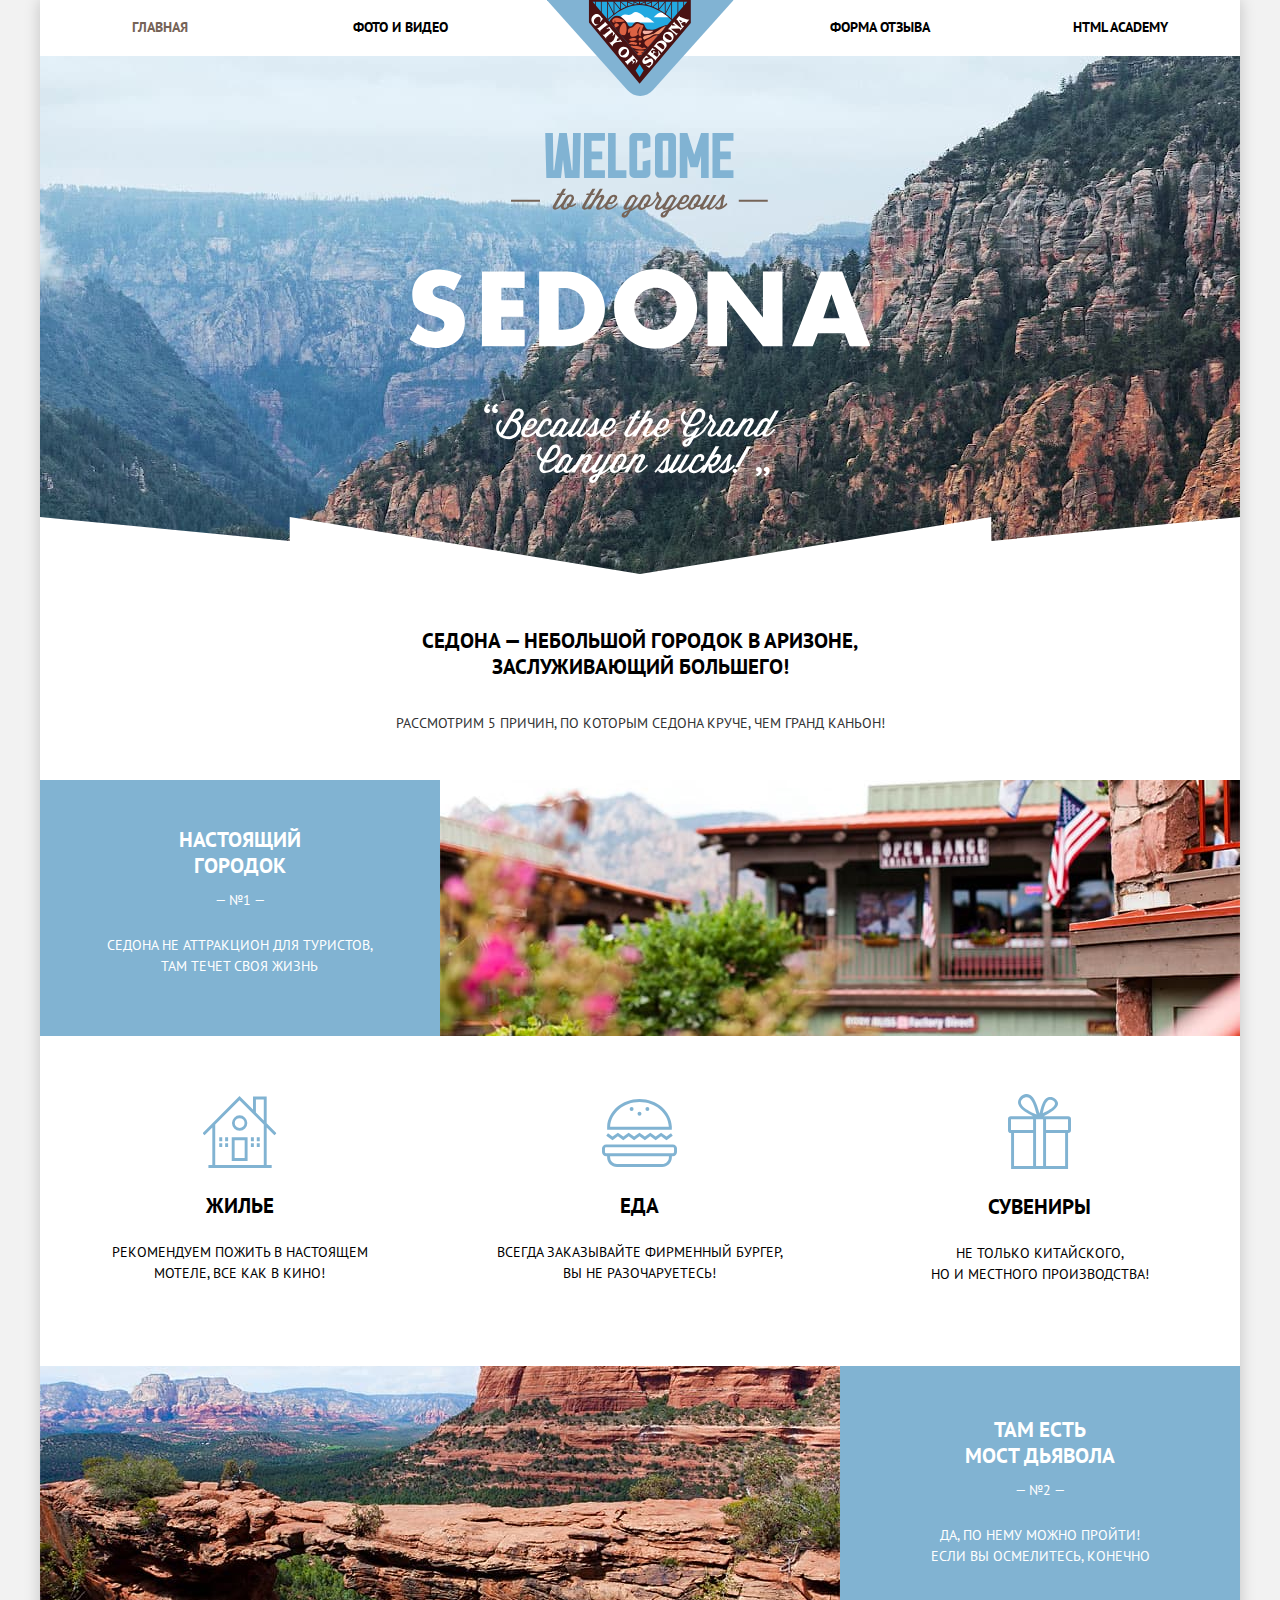
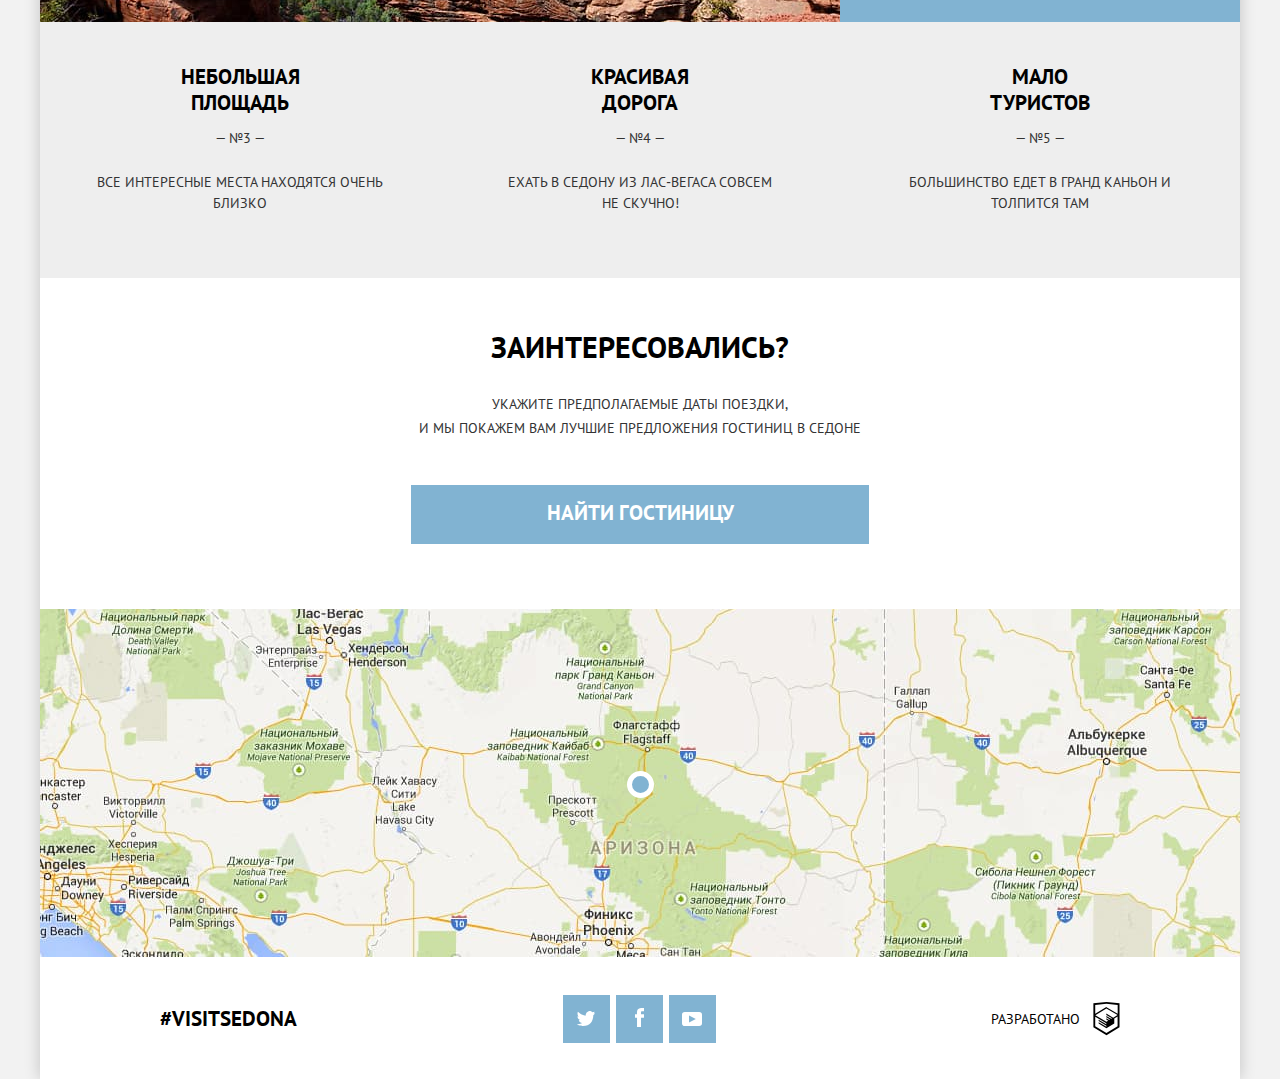
<file: index.html>
<!DOCTYPE html> <html lang="ru"> <head> <meta charset="utf-8"> <meta name="viewport" content="width=device-width,initial-scale=1"> <link rel="stylesheet" href="css/style.min.css"> <link rel="preload" href="fonts/ptsans.woff2" as="font" type="font/woff2" crossorigin> <link rel="preload" href="fonts/ptsansbold.woff2" as="font" type="font/woff2" crossorigin> <title>HTML Academy: Седона</title> </head> <body> <div class="page-wrapper"> <header class="page-header"> <nav class="nav-menu nav-menu--no-js"> <h2 class="visually-hidden">Навигационное меню</h2> <ul class="nav-menu__list"> <li class="nav-menu__item"><a class="nav-menu__link nav-menu__link--current">Главная</a></li> <li class="nav-menu__item"><a class="nav-menu__link" href="photo-video.html">Фото и видео</a></li> <li class="nav-menu__item"><a class="nav-menu__link" href="feedback.html">Форма отзыва</a></li> <li class="nav-menu__item"><a class="nav-menu__link" href="https://htmlacademy.ru/intensive/adaptive">HTML Academy</a></li> </ul> </nav> <div class="page-top-bar"> <picture> <source media="(min-width: 1200px)" srcset="img/logo-sedona-desktop.svg"> <source media="(min-width: 768px)" srcset="img/logo-sedona-tablet.svg"> <img class="page-top-bar__logo" src="img/logo-sedona-mobile.svg" alt="Логотип City of Sedona"> </picture> </div> <button class="button page-header__toggle-btn page-header__toggle-btn--open page-header__toggle-btn--no-js" type="button" hidden> <span class="visually-hidden">Открыть/закрыть меню</span> </button> </header> <main> <section class="page-title page-title--primary"> <h1 class="visually-hidden">Welcome to the gorgeous Sedona</h1> <q class="visually-hidden">Because the Grand Canyon sucks!</q> <img class="page-title__welcome page-title__welcome--primary" src="img/page-title.svg" alt="" width="282" height="214"> </section> <section class="page-intro page-intro--primary"> <h2 class="page-intro__title">Седона — небольшой городок в Аризоне, заслуживающий&nbsp;большего!</h2> <p class="page-intro__body">Рассмотрим 5 причин, по которым Седона круче, чем гранд каньон!</p> </section> <section class="advantages"> <h2 class="visually-hidden">Достоинства</h2> <ul class="advantages__list"> <li class="advantages__item"> <header class="advantages__header"> <p class="advantages__number advantages__number--primary">№1</p> <h3 class="advantages__title">Настоящий городок</h3> <p class="advantages__description">Седона не аттракцион для туристов, там течет своя жизнь</p> </header> <div class="advantages__image-container"> <picture class="advantages__picture"> <source media="(min-width: 1200px) " srcset="img/main-city-desktop@1x.jpg, img/main-city-desktop@2x.jpg 2x"> <source media="(min-width: 768px) " srcset="img/main-city-tablet@1x.jpg, img/main-city-tablet@2x.jpg 2x"> <source media="(min-width: 321px) " srcset="img/main-city-mobile@2x.jpg, img/main-city-mobile@2x.jpg 2x"> <img class="advantages__image" src="img/main-city-mobile@1x.jpg" srcset="img/main-city-mobile@1x.jpg, img/main-city-mobile@2x.jpg 2x" alt=""> </picture> </div> <section class="town-features"> <h4 class="visually-hidden">Особенности города</h4> <ul class="town-features__list"> <li class="town-features__item town-features__item--housing"> <h5 class="town-features__title">Жилье</h5> <p class="town-features__description">Рекомендуем пожить в настоящем мотеле, все как в кино!</p> </li> <li class="town-features__item town-features__item--souvenirs"> <h5 class="town-features__title">Сувениры</h5> <p class="town-features__description">Не только китайского, <br class="town-features__souvenir-description-br">но и местного производства!</p> </li> <li class="town-features__item town-features__item--food"> <h5 class="town-features__title">Еда</h5> <p class="town-features__description">Всегда заказывайте фирменный бургер, <br class="town-features__food-description-br">вы не разочаруетесь!</p> </li> </ul> </section> </li> <li class="advantages__item advantages__item-bridge"> <header class="advantages__header"> <p class="advantages__number advantages__number--primary">№2</p> <h3 class="advantages__title">Там есть <br class="advantages__bridge-title-br">мост дьявола</h3> <p class="advantages__description">Да, по нему можно пройти! Если вы осмелитесь, конечно</p> </header> <div class="advantages__image-container"> <picture class="advantages__picture"> <source media="(min-width: 1200px)" srcset="img/main-bridge-desktop@1x.jpg, img/main-bridge-desktop@2x.jpg 2x"> <source media="(min-width: 768px)" srcset="img/main-bridge-tablet@1x.jpg, img/main-bridge-tablet@2x.jpg 2x"> <source media="(min-width: 321px)" srcset="img/main-bridge-mobile@2x.jpg, img/main-bridge-mobile@2x.jpg 2x"> <img class="advantages__image" src="img/main-bridge-mobile@1x.jpg" srcset="img/main-bridge-mobile@1x.jpg, img/main-bridge-mobile@2x.jpg 2x" alt="Мост дьявола"> </picture> </div> </li> <li class="advantages__item advantages__item--secondary advantages__item-area"> <p class="advantages__number advantages__number--secondary">№3</p> <h3 class="advantages__title advantages__title--secondary">Небольшая площадь</h3> <p class="advantages__description advantages__description--secondary">Все интересные места находятся очень близко</p> </li> <li class="advantages__item advantages__item--secondary advantages__item-road"> <p class="advantages__number advantages__number--secondary">№4</p> <h3 class="advantages__title advantages__title--secondary">Красивая дорога</h3> <p class="advantages__description advantages__description--secondary">Ехать в седону из Лас&#8209;Вегаса совсем не&nbsp;скучно!</p> </li> <li class="advantages__item advantages__item--secondary advantages__item-tourists"> <p class="advantages__number advantages__number--secondary">№5</p> <h3 class="advantages__title advantages__title--secondary">Мало туристов</h3> <p class="advantages__description advantages__description--secondary">Большинство едет в гранд каньон и толпится там</p> </li> </ul> </section> <section class="booking"> <h2 class="visually-hidden">Предложения гостиниц</h2> <p class="booking__title">Заинтересовались?</p> <p class="booking__body">Укажите предполагаемые даты поездки, <br class="booking__body-br">и мы покажем вам лучшие предложения гостиниц в седоне</p> <a class="booking__button button button--general" href="#">Найти гостиницу</a> </section> <section class="map"> <h2 class="visually-hidden">Карта проезда</h2> <picture class="map__picture"> <source media="(min-width: 769px)" srcset="img/bg-map-desktop@1x.jpg, img/bg-map-desktop@2x.jpg 2x"> <source media="(min-width: 321px)" srcset="img/bg-map-tablet@1x.jpg, img/bg-map-tablet@2x.jpg 2x"> <source media="(max-width: 320px)" srcset="img/bg-map-mobile@1x.jpg, img/bg-map-mobile@2x.jpg 2x"> <img class="map__static-map" src="img/bg-map-mobile@1x.jpg" srcset="img/bg-map-mobile@1x.jpg, img/bg-map-mobile@2x.jpg 2x" loading="lazy" alt="Карта проезда"> </picture> <iframe class="map__interactive-map" src="https://www.google.com/maps/embed?pb=!1m18!1m12!1m3!1d52385.18052161669!2d-111.83024358608577!3d34.85437335646928!2m3!1f0!2f0!3f0!3m2!1i1024!2i768!4f13.1!3m3!1m2!1s0x872da132f942b00d%3A0x5548c523fa6c8efd!2z0KHQtdC00L7QvdCwLCDQkNGA0LjQt9C-0L3QsCA4NjMzNiwg0KHQqNCQ!5e0!3m2!1sru!2sru!4v1599506164011!5m2!1sru!2sru" width="320" height="350" allowfullscreen tabindex="0"> </iframe> </section> </main> <footer class="page-footer"> <p class="social-hashtag" aria-label="хэштег">#VISITSEDONA</p> <section class="social"> <h2 class="visually-hidden">Социальные сети</h2> <ul class="social__list"> <li class="social__item"> <a class="social__link social__link--twitter" href="#"> <span class="visually-hidden">Twitter</span> </a> </li> <li class="social__item"> <a class="social__link social__link--facebook" href="#"> <span class="visually-hidden">Facebook</span> </a> </li> <li class="social__item"> <a class="social__link social__link--youtube" href="#"> <span class="visually-hidden">Youtube</span> </a> </li> </ul> </section> <div class="developed-by"> <span class="developed-by__developed">Разработано</span> <a class="developed-by__link" href="https://htmlacademy.ru/intensive/adaptive"> <span class="visually-hidden">в HTML Academy</span> <svg class="developed-by__logo" width="27" height="35" viewBox="0 0 27 35" fill="none" xmlns="http://www.w3.org/2000/svg"> <path d="M13.6 0H13.5L0 1.4V26.1L13.5 34.1L26.9 26.1V1.4L13.6 0ZM25 12.1L13.5 5.3V5.2H13.4L13.3 5.1V5.2L1.9 12.1V3.1L13.4 1.9L25 3.1V12.1ZM13.4 6.8L24.9 13.5L20.4 16.1L13.3 11.9V13.3L19.2 16.8L18.3 17.3L13.3 14.3V15.7L17.1 18L16.3 18.5L13.3 16.7V18.1L15.2 19.2L13.4 20.3L2 13.6L13.4 6.8ZM1.9 15.1L13.3 21.9V22.9L5.4 18.2V19.6L13.4 24.4V25.5L5.4 20.8V22.2L13.4 27L21.5 22.1V16.9L24.9 14.9V24.9L13.4 31.8L1.9 25V15.1Z"/> </svg> </a> </div> </footer> </div> <script src="js/app.js"></script> </body> </html>
</file>
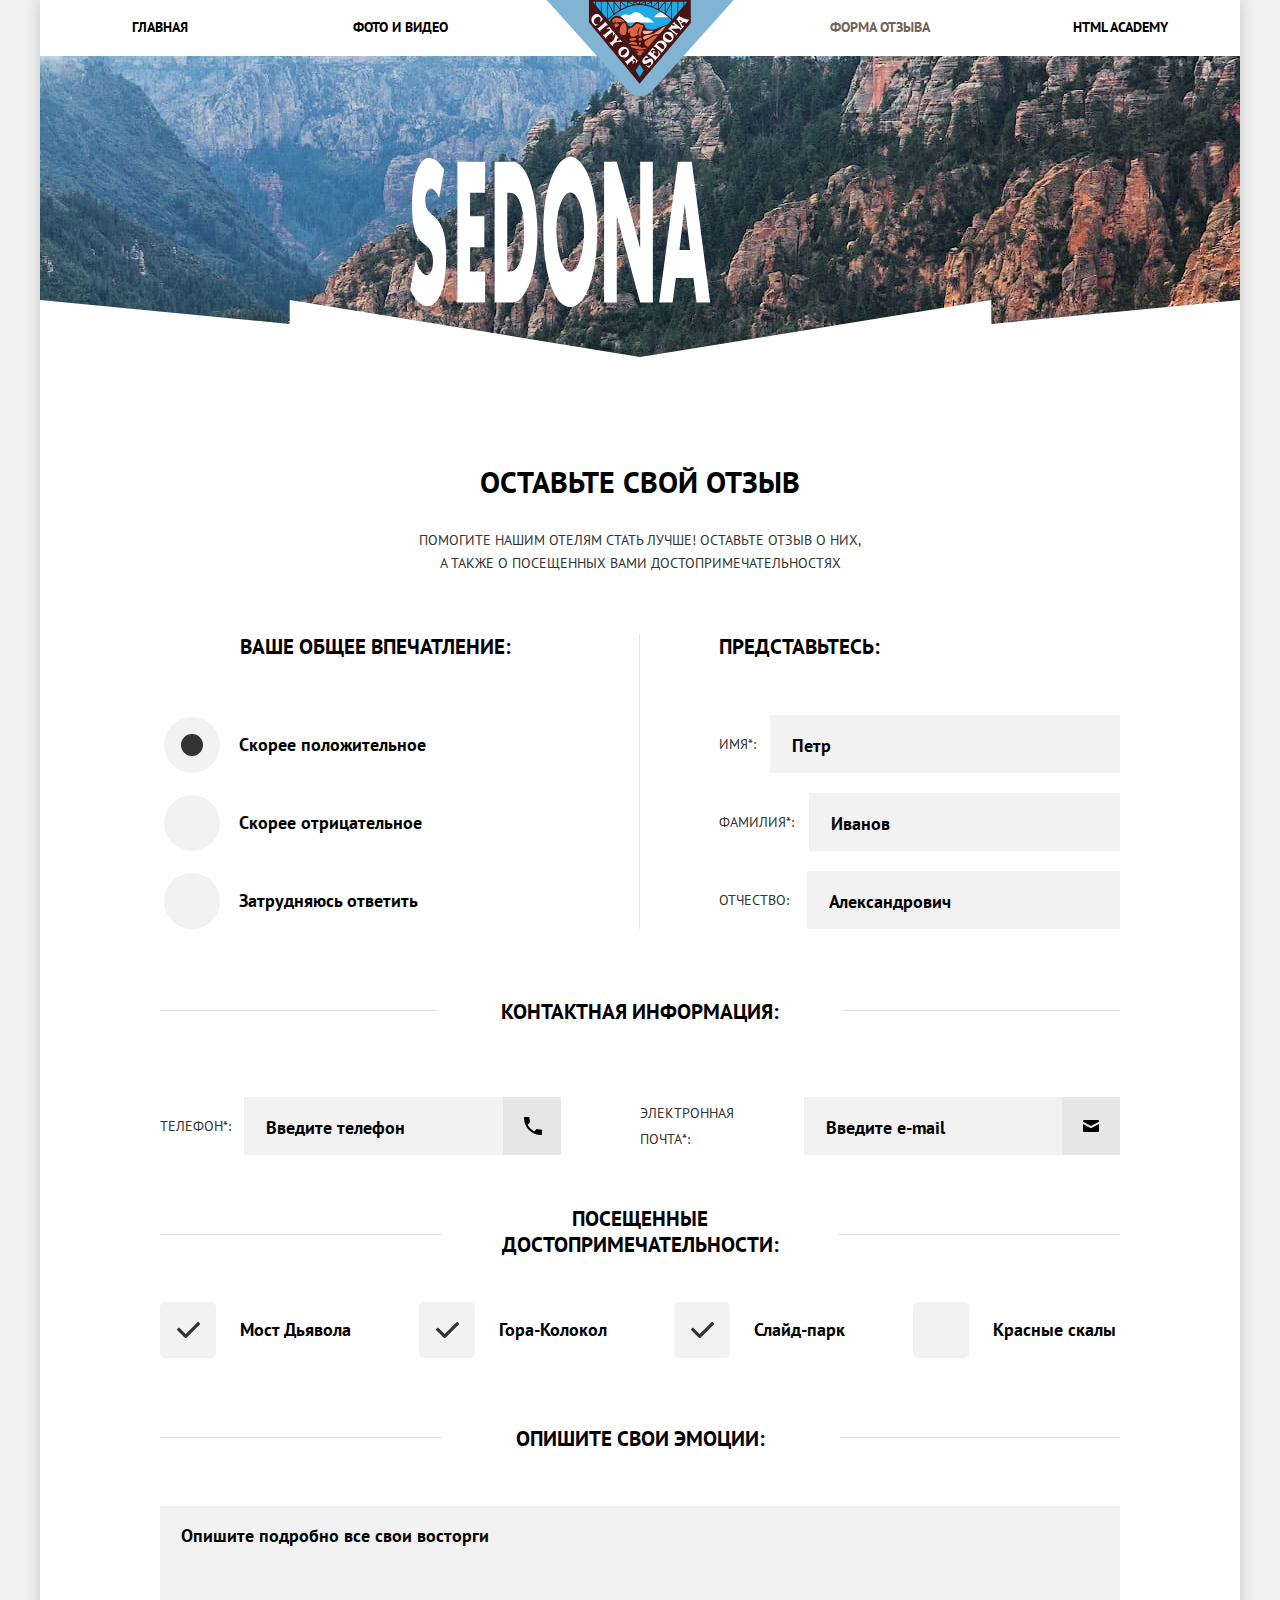
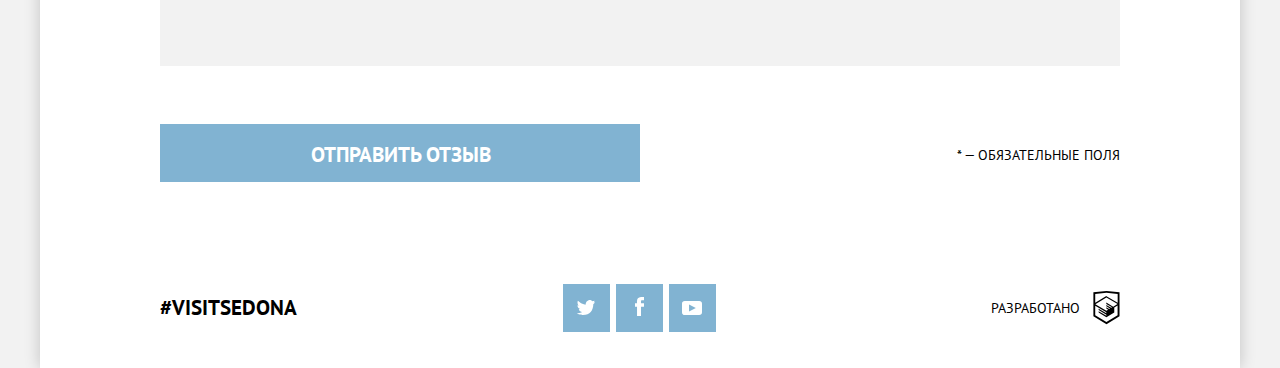
<file: feedback.html>
<!DOCTYPE html> <html lang="ru"> <head> <meta charset="utf-8"> <meta name="viewport" content="width=device-width,initial-scale=1"> <link rel="stylesheet" href="css/style.min.css"> <link rel="preload" href="fonts/ptsans.woff2" as="font" type="font/woff2" crossorigin> <link rel="preload" href="fonts/ptsansbold.woff2" as="font" type="font/woff2" crossorigin> <title>HTML Academy: Седона</title> </head> <body> <div class="page-wrapper"> <header class="page-header"> <nav class="nav-menu nav-menu--no-js"> <h2 class="visually-hidden">Навигационное меню</h2> <ul class="nav-menu__list"> <li class="nav-menu__item"><a class="nav-menu__link" href="index.html">Главная</a></li> <li class="nav-menu__item"><a class="nav-menu__link" href="photo-video.html">Фото и видео</a></li> <li class="nav-menu__item"><a class="nav-menu__link nav-menu__link--current">Форма отзыва</a></li> <li class="nav-menu__item"><a class="nav-menu__link" href="https://htmlacademy.ru/intensive/adaptive">HTML Academy</a></li> </ul> </nav> <div class="page-top-bar"> <a href="index.html"> <picture> <source media="(min-width: 1200px)" srcset="img/logo-sedona-desktop.svg"> <source media="(min-width: 768px)" srcset="img/logo-sedona-tablet.svg"> <img class="page-top-bar__logo" src="img/logo-sedona-mobile.svg" alt="Логотип City of Sedona"> </picture> </a> </div> <button class="button page-header__toggle-btn page-header__toggle-btn--open page-header__toggle-btn--no-js" type="button" hidden> <span class="visually-hidden">Открыть/закрыть меню</span> </button> </header> <main> <section class="page-title page-title--secondary"> <h2 class="visually-hidden">Sedona</h2> <picture class="page-title__welcome page-title__welcome--secondary"> <source media="(min-width: 1200px)" srcset="img/text-sedona.svg"> <img src="img/text-sedona-small.svg" alt=""> </picture> </section> <section class="page-intro page-intro--feedback"> <h1 class="page-intro__title page-intro__title--secondary">Оставьте свой отзыв</h1> <p class="page-intro__body">Помогите нашим отелям стать лучше! Оставьте отзыв о&nbsp;них, а также о посещенных вами достопримечательностях</p> </section> <form class="form" action="https://echo.htmlacademy.ru" method="post" autocomplete="off"> <fieldset class="form__fieldset form__fieldset--introduce"> <h2 class="form__fieldset-title">Представьтесь:</h2> <div class="form__text-field text-field"> <label class="text-field__label text-field__label--name" for="name">Имя*:</label> <input class="text-field__input" type="text" name="name" id="name" placeholder="Петр" required> </div> <div class="form__text-field text-field"> <label class="text-field__label text-field__label--surname" for="surname">Фамилия*:</label> <input class="text-field__input" type="text" name="surname" id="surname" placeholder="Иванов" required> </div> <div class="form__text-field text-field"> <label class="text-field__label text-field__label--middleName" for="middleName">Отчество:</label> <input class="text-field__input" type="text" name="middleName" id="middleName" placeholder="Александрович"> </div> </fieldset> <div class="form__fieldset form__fieldset--contacts"> <h2 class="form__fieldset-title"> <span class="form__fieldset-title-text">Контактная информация:</span> </h2> <label class="form__text-field text-field"> <span class="text-field__label text-field__label--long">Контактный телефон*:</span> <span class="text-field__label text-field__label--short" hidden>Телефон*:</span> <span class="text-field__icon-wrapper text-field__icon-wrapper--tel"> <input class="text-field__input" type="tel" name="tel" placeholder="Введите телефон" required> </span> </label> <label class="form__text-field text-field"> <span class="text-field__label text-field__label--email">Электронная почта*:</span> <span class="text-field__icon-wrapper text-field__icon-wrapper--email"> <input class="text-field__input" type="email" name="email" placeholder="Введите e-mail" required> </span> </label> </div> <fieldset class="form__fieldset form__fieldset--impression"> <h2 class="form__fieldset-title">Ваше общее впечатление:</h2> <ul class="form__radio-list radio-list"> <li class="form__radio"> <label class="radio"> <input class="radio__input visually-hidden" type="radio" name="impression" value="positive" checked="checked"> <span class="radio__decorator"></span> <span class="radio__label">Скорее положительное</span> </label> </li> <li class="form__radio"> <label class="radio"> <input class="radio__input visually-hidden" type="radio" name="impression" value="negative"> <span class="radio__decorator"></span> <span class="radio__label">Скорее отрицательное</span> </label> </li> <li class="form__radio"> <label class="radio"> <input class="radio__input visually-hidden" type="radio" name="impression" value="noanswer"> <span class="radio__decorator"></span> <span class="radio__label">Затрудняюсь ответить</span> </label> </li> </ul> </fieldset> <fieldset class="form__fieldset form__fieldset--visited-attractions"> <h2 class="form__fieldset-title"> <span class="form__fieldset-title-text">Посещенные достопримечательности:</span> </h2> <ul class="form__checkbox-list"> <li class="form__checkbox"> <label class="checkbox"> <input class="checkbox__input visually-hidden" type="checkbox" name="devilbridge" checked="checked"> <span class="checkbox__decorator"></span> <span class="checkbox__label">Мост Дьявола</span> </label> </li> <li class="form__checkbox"> <label class="checkbox"> <input class="checkbox__input visually-hidden" type="checkbox" name="bellrock" checked="checked"> <span class="checkbox__decorator"></span> <span class="checkbox__label">Гора-Колокол</span> </label> </li> <li class="form__checkbox"> <label class="checkbox"> <input class="checkbox__input visually-hidden" type="checkbox" name="slidepark" checked="checked"> <span class="checkbox__decorator"></span> <span class="checkbox__label">Слайд-парк</span> </label> </li> <li class="form__checkbox"> <label class="checkbox"> <input class="checkbox__input visually-hidden" type="checkbox" name="redrocks"> <span class="checkbox__decorator"></span> <span class="checkbox__label">Красные скалы</span> </label> </li> </ul> </fieldset> <fieldset class="form__fieldset form__fieldset--emotions"> <h2 class="form__fieldset-title"> <span class="form__fieldset-title-text">Опишите свои эмоции:</span> </h2> <textarea class="form__text-area text-area" name="emotions" placeholder="Опишите подробно все свои восторги"></textarea> </fieldset> <footer class="form__footer"> <button class="form__submit button button--general button--form" type="submit">Отправить отзыв</button> <span class="form__footnote">* — обязательные поля</span> </footer> </form> </main> <footer class="page-footer page-footer--feedback"> <p class="social-hashtag" aria-label="хэштег">#VISITSEDONA</p> <section class="social"> <h2 class="visually-hidden">Социальные сети</h2> <ul class="social__list"> <li class="social__item"> <a class="social__link social__link--twitter" href="#"> <span class="visually-hidden">Twitter</span> </a> </li> <li class="social__item"> <a class="social__link social__link--facebook" href="#"> <span class="visually-hidden">Facebook</span> </a> </li> <li class="social__item"> <a class="social__link social__link--youtube" href="#"> <span class="visually-hidden">Youtube</span> </a> </li> </ul> </section> <div class="developed-by"> <span class="developed-by__developed">Разработано</span> <a class="developed-by__link" href="https://htmlacademy.ru/intensive/adaptive"> <span class="visually-hidden">в HTML Academy</span> <svg class="developed-by__logo" width="27" height="35" viewBox="0 0 27 35" fill="none" xmlns="http://www.w3.org/2000/svg"> <path d="M13.6 0H13.5L0 1.4V26.1L13.5 34.1L26.9 26.1V1.4L13.6 0ZM25 12.1L13.5 5.3V5.2H13.4L13.3 5.1V5.2L1.9 12.1V3.1L13.4 1.9L25 3.1V12.1ZM13.4 6.8L24.9 13.5L20.4 16.1L13.3 11.9V13.3L19.2 16.8L18.3 17.3L13.3 14.3V15.7L17.1 18L16.3 18.5L13.3 16.7V18.1L15.2 19.2L13.4 20.3L2 13.6L13.4 6.8ZM1.9 15.1L13.3 21.9V22.9L5.4 18.2V19.6L13.4 24.4V25.5L5.4 20.8V22.2L13.4 27L21.5 22.1V16.9L24.9 14.9V24.9L13.4 31.8L1.9 25V15.1Z"/> </svg> </a> </div> </footer> </div> <article class="popup" hidden> <h2 class="popup__title popup__title--success">Ваш отзыв отправлен!</h2> <p class="popup__body popup__body--success"> Спасибо за ваше участие, ваш отзыв уже поступил к нам.<br> В ближайшее время мы опубликуем его на сайте. </p> <footer class="popup__footer"> <button class="button button--general popup__success-btn button--popup" type="button">Закрыть окно</button> </footer> </article> <article class="popup" hidden> <h2 class="popup__title popup__title--failure">Что-то пошло не так!</h2> <p class="popup__body popup__body--failure"> Проверьте поля, выделенные красным, скорее всего вы забыли их заполнить </p> <button class="button button--general popup__failure-btn button--popup" type="button">OK</button> </article> <script src="js/app.js"></script> </body> </html>
</file>
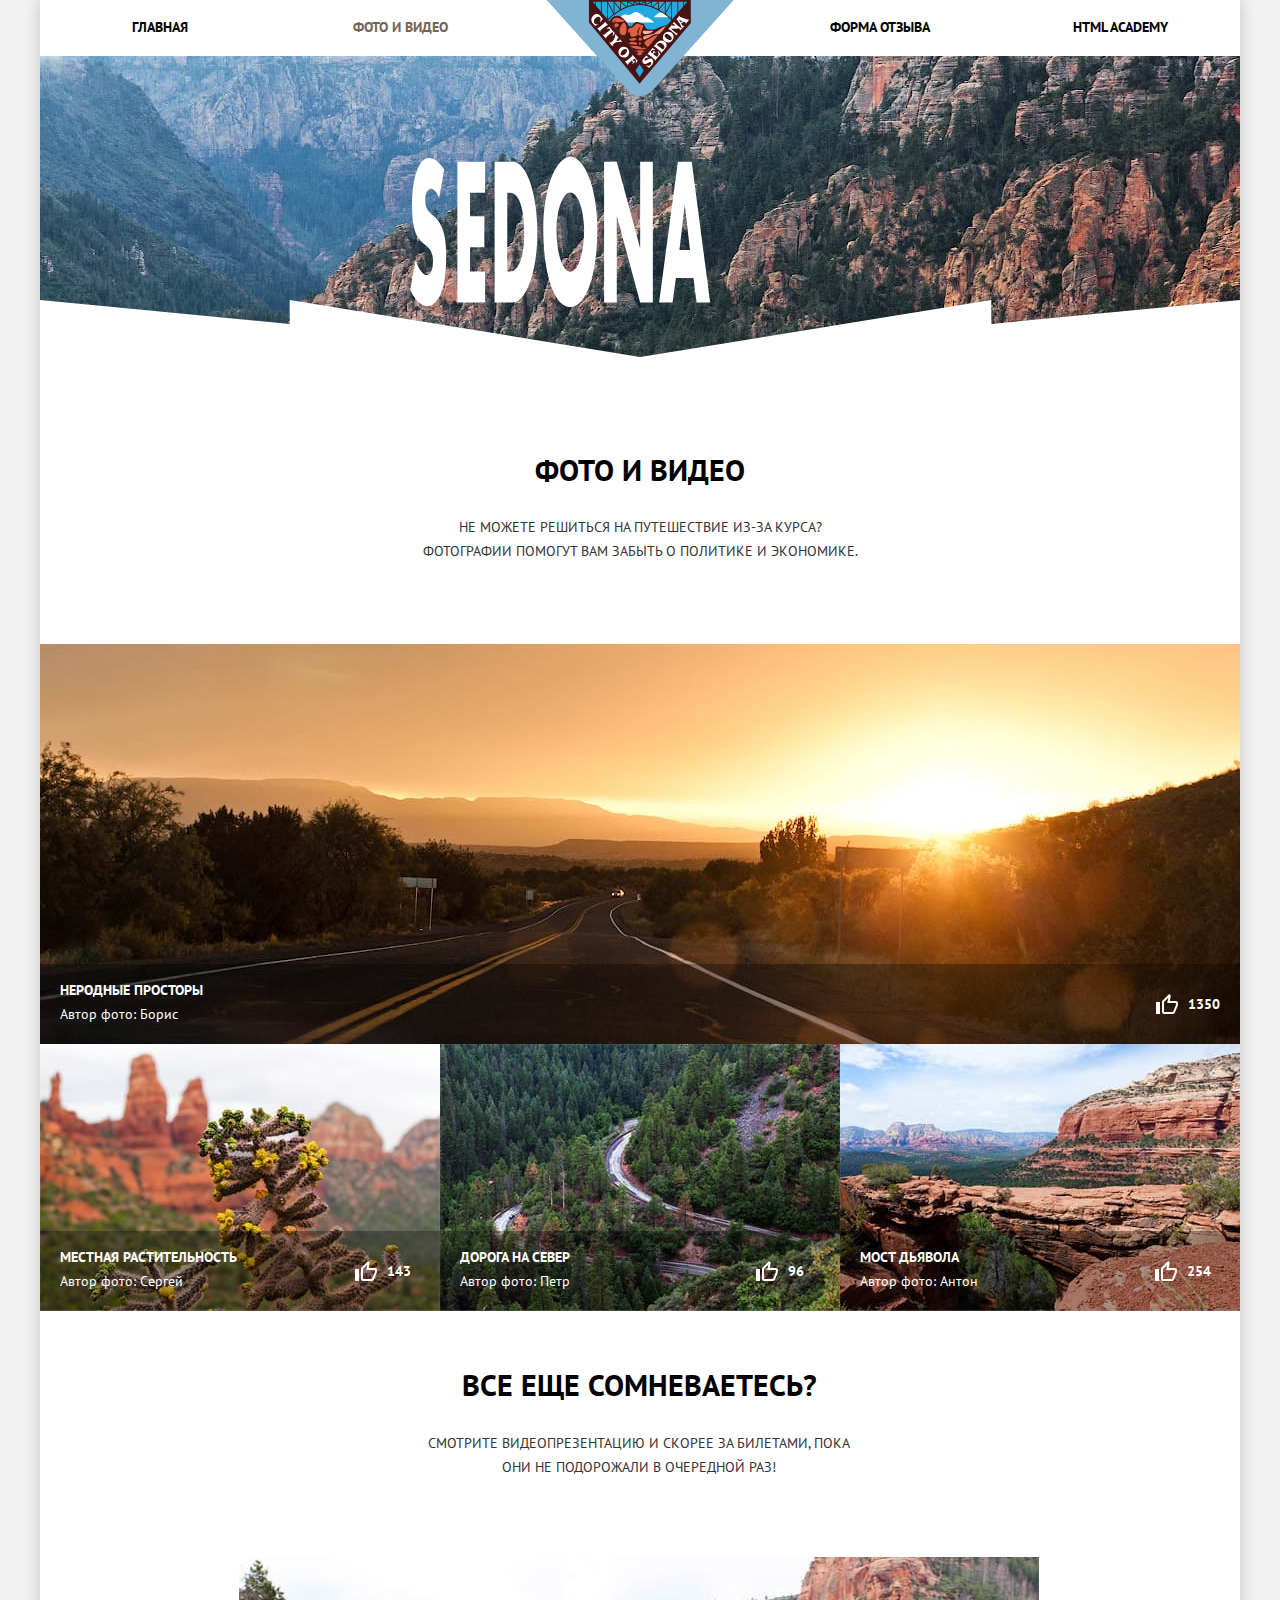
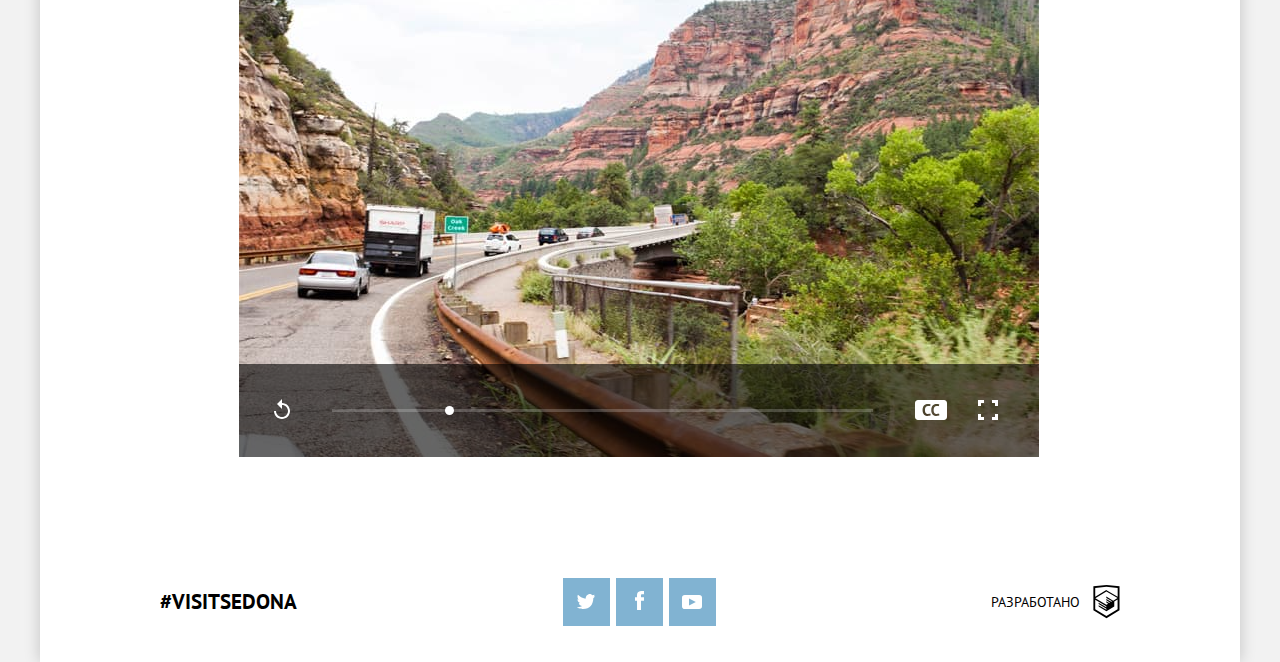
<file: photo-video.html>
<!DOCTYPE html> <html lang="ru"> <head> <meta charset="utf-8"> <meta name="viewport" content="width=device-width,initial-scale=1"> <link rel="stylesheet" href="css/style.min.css"> <link rel="preload" href="fonts/ptsans.woff2" as="font" type="font/woff2" crossorigin> <link rel="preload" href="fonts/ptsansbold.woff2" as="font" type="font/woff2" crossorigin> <title>HTML Academy: Седона</title> </head> <body> <div class="page-wrapper"> <header class="page-header"> <nav class="nav-menu nav-menu--no-js"> <h2 class="visually-hidden">Навигационное меню</h2> <ul class="nav-menu__list"> <li class="nav-menu__item"><a class="nav-menu__link" href="index.html">Главная</a></li> <li class="nav-menu__item"><a class="nav-menu__link nav-menu__link--current">Фото и видео</a></li> <li class="nav-menu__item"><a class="nav-menu__link" href="feedback.html">Форма отзыва</a></li> <li class="nav-menu__item"><a class="nav-menu__link" href="https://htmlacademy.ru/intensive/adaptive">HTML Academy</a></li> </ul> </nav> <div class="page-top-bar"> <a href="index.html"> <picture> <source media="(min-width: 1200px)" srcset="img/logo-sedona-desktop.svg"> <source media="(min-width: 768px)" srcset="img/logo-sedona-tablet.svg"> <img class="page-top-bar__logo" src="img/logo-sedona-mobile.svg" alt="Логотип City of Sedona"> </picture> </a> </div> <button class="button page-header__toggle-btn page-header__toggle-btn--open page-header__toggle-btn--no-js" type="button" hidden> <span class="visually-hidden">Открыть/закрыть меню</span> </button> </header> <main> <section class="page-title page-title--secondary"> <h2 class="visually-hidden">Sedona</h2> <picture class="page-title__welcome page-title__welcome--secondary"> <source media="(min-width: 1200px)" srcset="img/text-sedona.svg"> <img src="img/text-sedona-small.svg" alt=""> </picture> </section> <section class="page-intro page-intro--photo"> <h1 class="page-intro__title page-intro__title--secondary">Фото и видео</h1> <p class="page-intro__body page-intro__body--secondary">Не можете решиться на путешествие из-за курса? Фотографии помогут вам забыть о политике и экономике.</p> </section> <section class="gallery"> <h2 class="visually-hidden">Галлерея</h2> <ul class="gallery__list"> <li class="gallery__item"> <figure class="gallery__figure"> <a class="gallery__image-link" href="#"> <picture class="gallery__picture"> <source media="(min-width: 1200px)" srcset="img/photo-sunset-desktop@1x.jpg, img/photo-sunset-desktop@2x.jpg 2x"> <source media="(min-width: 769px)" srcset="img/photo-sunset-tablet@2x.jpg"> <source media="(min-width: 768px)" srcset="img/photo-sunset-tablet@1x.jpg, img/photo-sunset-tablet@2x.jpg 2x"> <img class="gallery__image" src="img/photo-sunset-mobile@1x.jpg" srcset="img/photo-sunset-mobile@1x.jpg, img/photo-sunset-mobile@2x.jpg 2x" alt="Неродные просторы"> </picture> </a> <figcaption class="gallery__figcaption"> <div class="gallery__figcaption-block"> <p class="gallery__title">Неродные просторы</p> <p class="gallery__author">Автор фото: Борис</p> </div> <div class="gallery__like-block"> <button class="gallery__like-button button" type="button"><span class="visually-hidden">Like</span></button> <span class="gallery__likes-counter">1350</span> </div> </figcaption> </figure> </li> <li class="gallery__item"> <figure class="gallery__figure"> <a class="gallery__image-link" href="#"> <picture class="gallery__picture"> <source media="(min-width: 769px)" srcset="img/photo-cactus-desktop@1x.jpg, img/photo-cactus-desktop@2x.jpg 2x"> <source media="(min-width: 768px)" srcset="img/photo-cactus-tablet@1x.jpg, img/photo-cactus-tablet@2x.jpg 2x"> <img class="gallery__image" src="img/photo-cactus-mobile@1x.jpg" srcset="img/photo-cactus-mobile@1x.jpg, img/photo-cactus-mobile@2x.jpg 2x" alt="Местная растительность"> </picture> </a> <figcaption class="gallery__figcaption"> <div class="gallery__figcaption-block"> <p class="gallery__title">Местная растительность</p> <p class="gallery__author">Автор фото: Сергей</p> </div> <div class="gallery__like-block"> <button class="gallery__like-button button" type="button"><span class="visually-hidden">Like</span></button> <span class="gallery__likes-counter">143</span> </div> </figcaption> </figure> </li> <li class="gallery__item"> <figure class="gallery__figure"> <a class="gallery__image-link" href="#"> <picture class="gallery__picture"> <source media="(min-width: 769px)" srcset="img/photo-roads-desktop@1x.jpg, img/photo-roads-desktop@2x.jpg 2x"> <source media="(min-width: 768px)" srcset="img/photo-roads-tablet@1x.jpg, img/photo-roads-tablet@2x.jpg 2x"> <img class="gallery__image" alt="Дорога на север" src="img/photo-roads-mobile@1x.jpg" srcset="img/photo-roads-mobile@1x.jpg, img/photo-roads-mobile@2x.jpg 2x"> </picture> </a> <figcaption class="gallery__figcaption"> <div class="gallery__figcaption-block"> <p class="gallery__title">Дорога на север</p> <p class="gallery__author">Автор фото: Петр</p> </div> <div class="gallery__like-block"> <button class="gallery__like-button button" type="button"><span class="visually-hidden">Like</span></button> <span class="gallery__likes-counter">96</span> </div> </figcaption> </figure> </li> <li class="gallery__item"> <figure class="gallery__figure"> <a class="gallery__image-link" href="#"> <picture class="gallery__picture"> <source media="(min-width: 769px)" srcset="img/photo-bridge-desktop@1x.jpg, img/photo-bridge-desktop@2x.jpg 2x"> <source media="(min-width: 768px)" srcset="img/photo-bridge-tablet@1x.jpg, img/photo-bridge-tablet@2x.jpg 2x"> <img class="gallery__image" alt="Мост дьявола" src="img/photo-bridge-mobile@1x.jpg" srcset="img/photo-bridge-mobile@1x.jpg, img/photo-bridge-mobile@2x.jpg 2x"> </picture> </a> <figcaption class="gallery__figcaption"> <div class="gallery__figcaption-block"> <p class="gallery__title">Мост дьявола</p> <p class="gallery__author">Автор фото: Антон</p> </div> <div class="gallery__like-block"> <button class="gallery__like-button button" type="button"><span class="visually-hidden">Like</span></button> <span class="gallery__likes-counter">254</span> </div> </figcaption> </figure> </li> </ul> </section> <section class="video-presentation"> <h2 class="visually-hidden">Видеопрезентация</h2> <p class="video-presentation__title">Все еще сомневаетесь?</p> <p class="video-presentation__body">Смотрите видеопрезентацию и скорее за билетами, пока они не подорожали в очередной раз!</p> <div class="video-presentation__video video"> <picture> <source media="(min-width: 1200px)" srcset="img/video-desktop@1x.jpg, img/video-desktop@2x.jpg 2x"> <source media="(min-width: 769px)" srcset="img/video-tablet@2x.jpg"> <source media="(min-width: 768px)" srcset="img/video-tablet@1x.jpg, img/video-tablet@2x.jpg 2x"> <img class="video-presentation__image" src="img/video-mobile@1x.jpg" srcset="img/video-mobile@1x.jpg, img/video-mobile@2x.jpg 2x" alt=""> </picture> <video class="video__video" src="#" controls> </video> <div class="video__controls video__controls--no-js" hidden> <div class="video__time-controls"> <div class="video__progressbar"></div> <div class="video__pin" tabindex="0"></div> </div> <div class="video__outer-controls"> <button class="button video__control video__control--replay" type="button"> <span class="visually-hidden">Смотреть заново</span> <svg version="1.0" xmlns="http://www.w3.org/2000/svg" xmlns:xlink="http://www.w3.org/1999/xlink" x="0" y="0" width="16" height="20" viewBox="0 0 16 20" enable-background="new 0 0 16 20" xml:space="preserve"> <path d="M8,4V0L3,5l5,5V6c3.315,0,6,2.686,6,6s-2.685,6-6,6s-6-2.686-6-6H0c0,4.42,3.58,8,8,8s8-3.58,8-8S12.42,4,8,4z"/> </svg> </button> <button class="button video__control video__control--cc" type="button"> <span class="visually-hidden">Субтитры</span> <svg version="1.0" xmlns="http://www.w3.org/2000/svg" xmlns:xlink="http://www.w3.org/1999/xlink" x="0" y="0" width="32" height="20" viewBox="0 0 32 20" enable-background="new 0 0 32 20" xml:space="preserve"> <path d="M29,0H3C1.35,0,0,1.35,0,3v14c0,1.65,1.35,3,3,3h26c1.65,0,3-1.35,3-3V3C32,1.35,30.65,0,29,0z M14.403,15.854c-0.545,0.108-1.104,0.164-1.678,0.164c-0.694,0-1.354-0.107-1.976-0.323c-0.623-0.214-1.172-0.562-1.646-1.041 s-0.852-1.103-1.133-1.868C7.69,12.02,7.551,11.091,7.551,10c0-1.134,0.157-2.085,0.471-2.851c0.315-0.768,0.723-1.384,1.224-1.854  c0.502-0.468,1.062-0.804,1.679-1.008c0.616-0.204,1.233-0.307,1.852-0.307c0.66,0,1.22,0.045,1.678,0.134  c0.457,0.087,0.835,0.192,1.133,0.313L15.14,6.347c-0.254-0.121-0.555-0.209-0.902-0.265C13.891,6.027,13.47,6,12.973,6 c-0.915,0-1.649,0.325-2.206,0.977c-0.558,0.651-0.836,1.663-0.836,3.031c0,0.598,0.067,1.142,0.199,1.632  c0.132,0.493,0.334,0.913,0.603,1.26c0.271,0.349,0.607,0.619,1.01,0.812c0.402,0.193,0.867,0.29,1.396,0.29  c0.496,0,0.915-0.049,1.257-0.148c0.342-0.099,0.639-0.227,0.893-0.38l0.463,1.841C15.398,15.564,14.949,15.745,14.403,15.854z   M23.101,15.854c-0.545,0.108-1.105,0.164-1.678,0.164c-0.694,0-1.354-0.107-1.976-0.323c-0.623-0.214-1.172-0.562-1.646-1.041  s-0.852-1.103-1.133-1.868c-0.281-0.767-0.421-1.695-0.421-2.786c0-1.134,0.157-2.085,0.471-2.851  c0.314-0.768,0.723-1.384,1.223-1.854c0.502-0.468,1.062-0.804,1.68-1.008c0.616-0.204,1.233-0.307,1.851-0.307 c0.661,0,1.221,0.045,1.678,0.134c0.458,0.087,0.836,0.192,1.133,0.313l-0.446,1.918c-0.253-0.121-0.554-0.209-0.901-0.265  C22.588,6.027,22.166,6,21.67,6c-0.915,0-1.649,0.325-2.206,0.977c-0.558,0.651-0.836,1.663-0.836,3.031  c0,0.598,0.067,1.142,0.199,1.632c0.132,0.493,0.334,0.913,0.603,1.26c0.271,0.349,0.606,0.619,1.009,0.812 c0.402,0.193,0.868,0.29,1.396,0.29c0.497,0,0.915-0.049,1.257-0.148c0.342-0.099,0.64-0.227,0.894-0.38l0.463,1.841  C24.096,15.564,23.646,15.745,23.101,15.854z"/> </svg> </button> <button class="button video__control video__control--fullscreen" type="button"> <span class="visually-hidden">Полноэкранный режим</span> <svg version="1.0" xmlns="http://www.w3.org/2000/svg" xmlns:xlink="http://www.w3.org/1999/xlink" x="0" y="0" width="20" height="20" viewBox="0 0 20 20" enable-background="new 0 0 20 20" xml:space="preserve"> <g> <polygon points="0,0 0,3 0,6 3,6 3,3 6,3 6,0 3,0"/> <polygon points="3,14 0,14 0,17 0,20 3,20 6,20 6,17 3,17"/> <polygon points="17,0 14,0 14,3 17,3 17,6 20,6 20,3 20,0"/> <polygon points="17,17 14,17 14,20 17,20 20,20 20,17 20,14 17,14"/> </g> </svg> </button> </div> </div> </div> </section> </main> <footer class="page-footer"> <p class="social-hashtag" aria-label="хэштег">#VISITSEDONA</p> <section class="social"> <h2 class="visually-hidden">Социальные сети</h2> <ul class="social__list"> <li class="social__item"> <a class="social__link social__link--twitter" href="#"> <span class="visually-hidden">Twitter</span> </a> </li> <li class="social__item"> <a class="social__link social__link--facebook" href="#"> <span class="visually-hidden">Facebook</span> </a> </li> <li class="social__item"> <a class="social__link social__link--youtube" href="#"> <span class="visually-hidden">Youtube</span> </a> </li> </ul> </section> <div class="developed-by"> <span class="developed-by__developed">Разработано</span> <a class="developed-by__link" href="https://htmlacademy.ru/intensive/adaptive"> <span class="visually-hidden">в HTML Academy</span> <svg class="developed-by__logo" width="27" height="35" viewBox="0 0 27 35" fill="none" xmlns="http://www.w3.org/2000/svg"> <path d="M13.6 0H13.5L0 1.4V26.1L13.5 34.1L26.9 26.1V1.4L13.6 0ZM25 12.1L13.5 5.3V5.2H13.4L13.3 5.1V5.2L1.9 12.1V3.1L13.4 1.9L25 3.1V12.1ZM13.4 6.8L24.9 13.5L20.4 16.1L13.3 11.9V13.3L19.2 16.8L18.3 17.3L13.3 14.3V15.7L17.1 18L16.3 18.5L13.3 16.7V18.1L15.2 19.2L13.4 20.3L2 13.6L13.4 6.8ZM1.9 15.1L13.3 21.9V22.9L5.4 18.2V19.6L13.4 24.4V25.5L5.4 20.8V22.2L13.4 27L21.5 22.1V16.9L24.9 14.9V24.9L13.4 31.8L1.9 25V15.1Z"/> </svg> </a> </div> </footer> </div> <script src="js/app.js"></script> </body> </html>
</file>
<file: css/style.min.css>
@charset "UTF-8";@font-face{font-family:"PT Sans";src:url(../fonts/ptsans.woff2) format("woff2"),url(../fonts/ptsans.woff) format("woff");font-weight:400;font-style:normal;font-display:swap}@font-face{font-family:"PT Sans";src:url(../fonts/ptsansbold.woff2) format("woff2"),url(../fonts/ptsansbold.woff) format("woff");font-weight:700;font-style:normal;font-display:swap}body{margin:0;background-color:#f2f2f2;font-family:"PT Sans","Arial","Helvetica",sans-serif;text-transform:uppercase}.visually-hidden{position:absolute;width:1px;height:1px;margin:-1px;border:0;padding:0;white-space:nowrap;-webkit-clip-path:inset(100%);clip-path:inset(100%);clip:rect(0 0 0 0);overflow:hidden}.page-wrapper{min-width:320px;max-width:1200px;margin:0 auto;box-sizing:border-box;box-shadow:0 0 15px rgba(0,1,1,.2);background-color:#fff}.button{display:inline-block;box-sizing:border-box;border:0;padding:0;background-color:transparent}.button--general{padding:15px 32px 18px;font-family:inherit;font-size:21px;line-height:26px;font-weight:700;text-decoration:none;text-align:center;text-transform:uppercase;background-color:#81b3d2;color:#fff}.button--general:focus,.button--general:hover,.nav-menu__link[href]:focus,.nav-menu__link[href]:hover{background-color:#669ec0}.button--general:active{background-color:#5496bd;color:rgba(255,255,255,.3)}.button--general.button--disabled,.button--general:disabled{background-color:#e5e5e5}.button--form{padding-top:18px;padding-bottom:14px}@media (min-width:768px){.button--form{padding-left:23px}}@media (min-width:1200px){.button--form{padding-left:34px}}.button--popup{padding:18px 62px 14px 60px;font-size:18px}.page-header{position:relative;z-index:10}.page-header__toggle-btn{position:absolute;content:"";background-repeat:no-repeat}.page-header__toggle-btn:focus,.page-header__toggle-btn:hover{opacity:.6}.page-header__toggle-btn:active{opacity:.3}@media (min-width:768px){.page-header__toggle-btn{display:none}}.page-header__toggle-btn--no-js{display:none}.page-header__toggle-btn--open{right:20px;bottom:17px;width:23px;height:23px;background-image:url(../img/icon-menu.svg)}.page-header__toggle-btn--close{right:20px;bottom:16px;width:22px;height:22px;background-image:url(../img/icon-cross.svg)}.nav-menu{display:block;position:absolute;width:100%}@media (min-width:768px){.nav-menu{position:static}}.nav-menu--no-js{position:static}.nav-menu__list{padding:0;margin:0;list-style:none;position:relative;background-color:#81b3d2}.nav-menu__link{display:block;margin-bottom:1px;padding-top:9px;padding-bottom:6px;font-size:18px;font-weight:700;line-height:40px;text-decoration:none;text-align:center;color:#fff}.nav-menu__link[href]:active{color:rgba(255,255,255,.3);background-color:#5496bd}@media (max-width:767px){.nav-menu--hidden{display:none}.nav-menu__list::after{position:absolute;bottom:0;display:block;width:100%;height:7px;content:"";background:linear-gradient(180deg,transparent 0,rgba(0,0,0,.2) 100%)}.nav-menu__item:not(:first-child) .nav-menu__link{box-shadow:0 1px 0 rgba(1,1,1,.2),inset 0 1px 0 rgba(255,255,255,.2)}.nav-menu__item:last-child .nav-menu__link{margin-bottom:0;box-shadow:inset 0 1px 0 rgba(255,255,255,.2)}.nav-menu__link{box-shadow:0 1px 0 rgba(1,1,1,.2);background-color:#81b3d2}}@media (min-width:768px){.nav-menu__list{position:relative;display:flex;flex-wrap:wrap;background-color:#fff}.nav-menu__item{width:20%;padding:14px 10px 15px;box-sizing:border-box;text-align:center}.nav-menu__item:nth-child(2),.nav-menu__item:nth-child(6){margin-right:20%}.nav-menu__link{display:inline-block;padding:0;font-size:14px;line-height:26px;background-color:#fff;color:#000}.nav-menu__link[href]:focus,.nav-menu__link[href]:hover{color:#81b3d2;background-color:#fff}.nav-menu__link[href]:active{color:rgba(0,0,0,.3)}.nav-menu__link.nav-menu__link--current{color:#766357}.nav-menu__link:focus.nav-menu__link--current,.nav-menu__link:hover.nav-menu__link--current{color:#604e43}.nav-menu__link:active.nav-menu__link--current{color:rgba(118,99,87,.3)}}.page-top-bar{position:relative;width:100%;min-height:56px;box-sizing:border-box;z-index:-1}.page-top-bar__logo{position:absolute;top:0;left:50%;transform:translateX(-50%)}@media (min-width:768px){.page-top-bar{position:static;min-height:auto;padding:0}.page-top-bar__logo{position:absolute;z-index:1}}.page-title{position:relative;background-color:#dbe9f2}.page-title--primary{height:389px}.page-title--secondary{height:158px}.page-title::before{display:block;width:100%;height:100%;content:""}.page-title--primary::before{background-image:url(../img/bg-back-mobile@1x.jpg);background-size:cover;background-position:center}@media (-webkit-min-device-pixel-ratio:2),(min-resolution:2dppx){.page-title--primary::before{background-image:url(../img/bg-back-mobile@2x.jpg)}}.page-title--secondary::before{background-image:url(../img/bg-back-desktop@1x.jpg);background-size:902px auto;background-position:center bottom}@media (-webkit-min-device-pixel-ratio:2),(min-resolution:2dppx){.page-title--secondary::before{background-image:url(../img/bg-back-desktop@2x.jpg)}}.page-title::after{position:absolute;bottom:0;left:50%;display:block;width:100%;height:57px;content:"";background-image:url(../img/bg-intro-triangle-desktop.svg);background-position:center bottom;background-repeat:no-repeat;transform:translateX(-50%);background-size:1201px 100%}.page-title__welcome{position:absolute;left:50%;top:50%;transform:translate(-50%,-49%)}.page-title__welcome--primary{width:282px;height:214px}.page-title__welcome--secondary{width:229px;height:39px;transform:translate(-50%,-71%)}@media (min-width:768px){.page-title--primary{height:518px}.page-title--primary::before{background-image:url(../img/bg-back-desktop@1x.jpg)}}@media (min-width:768px) and (-webkit-min-device-pixel-ratio:2),(min-width:768px) and (min-resolution:2dppx){.page-title--primary::before{background-image:url(../img/bg-back-desktop@2x.jpg)}}@media (min-width:768px){.page-title--secondary{height:290px}.page-title--secondary::before{background-size:1200px 518px}.page-title__welcome--primary{width:461px;height:350px;transform:translate(-50%,-52%)}.page-title__welcome--secondary{width:457px;height:78px;transform:translate(-50%,-64%)}}@media (min-width:1200px){.page-title--secondary{height:301px}.page-title__welcome--secondary{transform:translate(-50.3%,-64%)}}.page-intro{position:relative;padding-top:32px;padding-bottom:34px;line-height:26px;text-align:center}.page-intro__title{margin:0 0 30px;font-size:18px;font-weight:700;line-height:26px;color:#000}.page-intro--feedback{margin-left:auto;margin-right:auto;padding-top:36px;padding-bottom:19px;width:306px}.page-intro--photo{margin-left:auto;margin-right:auto;padding-bottom:31px;width:289px}.page-intro--photo .page-intro__title--secondary{margin-bottom:28px}.page-intro__body{position:relative;margin:0;font-size:14px;line-height:26px;color:#333;z-index:1}.page-intro__body--secondary{line-height:24px}.page-intro--feedback .page-intro__body{line-height:23px}.page-intro--primary{width:100%}@media (max-width:767px){.page-intro--primary .page-intro__body,.page-intro--primary .page-intro__title{margin-left:auto;margin-right:auto;width:270px}.page-intro--primary::after{position:absolute;left:0;bottom:-5vw;display:block;width:100%;padding-bottom:11.6%;content:"";background-image:url(../img/bg-triangle.svg);background-repeat:no-repeat;background-size:cover;background-position:center}}@media (min-width:768px){.page-intro--primary{margin-left:auto;margin-right:auto;padding-top:43px;padding-bottom:55px;width:500px}.page-intro--primary .page-intro__title{font-size:21px;line-height:26px}.page-intro__title--secondary{font-size:30px;margin-bottom:34px}.page-intro--photo .page-intro__title--secondary{margin-bottom:32px}.page-intro--photo{padding-top:63px;padding-bottom:79px;width:440px}.page-intro--feedback{padding-top:69px;margin-left:auto;margin-right:auto;width:444px}}@media (min-width:1200px){.page-intro--primary{padding-top:54px;padding-bottom:44px}.page-intro--photo{padding-top:100px;padding-bottom:81px}.page-intro--feedback{padding-top:112px}}.advantages__list{padding:0;margin:0;list-style:none}.advantages__header{display:flex;flex-direction:column;padding:39px 12px 40px;box-sizing:border-box;color:#fff;background-color:#81b3d2}.advantages__item:nth-child(2) .advantages__header{padding-bottom:36px}.advantages__item{display:flex;flex-direction:column;line-height:0}.advantages__item--secondary{position:relative;padding:26px;background-color:#eee}@media (max-width:767px){.advantages__item--secondary:not(:last-child)::after{position:absolute;left:20px;right:20px;bottom:0;display:block;height:1px;background-color:#d6d6d6;content:""}}.advantages__item-road{padding-left:42px;padding-right:42px}.advantages__item-tourists{padding-left:35px;padding-right:35px}.advantages__item:first-child .advantages__header{padding-top:55px}@media (max-width:767px){.advantages__item:first-child .advantages__header{padding-top:calc(34px + 5vw)}}.advantages__title{margin:0;order:-1;font-size:18px;line-height:26px;font-weight:700;text-align:center}.advantages__number{position:relative;margin:9px 0 18px;font-size:14px;line-height:21px;font-weight:400;text-align:center}.advantages__number::after,.advantages__number::before{display:inline}.advantages__number::before{content:"— "}.advantages__number::after{content:" —"}.advantages__number--secondary{color:#333}.advantages__description{margin:0;font-size:14px;line-height:21px;font-weight:400;text-align:center}.advantages__description--secondary{color:#333}.advantages__picture{position:relative;display:block;width:100%;height:100%;overflow:hidden}.advantages__image{width:100%;height:100%;-o-object-fit:cover;object-fit:cover;-o-object-position:center;object-position:center}.advantages__bridge-title-br{display:none}@media (max-width:767px){.advantages__image{max-height:260px}.advantages__item-bridge .advantages__image{-o-object-position:center top;object-position:center top}}@media (min-width:768px){.advantages__list{display:flex;flex-wrap:wrap}.advantages__item{flex-direction:row;flex-wrap:wrap;flex-grow:1;box-sizing:border-box;width:100%}.advantages__item:nth-child(1) .advantages__header{padding-top:40px;padding-bottom:45px}.advantages__item:nth-child(2) .advantages__header{padding-top:43px;padding-bottom:42px;order:1}.advantages__bridge-title-br{display:inline}.advantages__item--secondary{flex-direction:column;padding-top:42px;padding-bottom:41px;width:33%}.advantages__description--secondary,.advantages__title--secondary{margin-left:auto;margin-right:auto}.advantages__item-area .advantages__title{width:150px}.advantages__item-area .advantages__description{width:190px}.advantages__item-road .advantages__title{width:150px}.advantages__item-road .advantages__description{width:160px}.advantages__item-tourists .advantages__title{width:150px}.advantages__item-tourists .advantages__description{width:175px}.advantages__header{width:33.33%;padding-left:32px;padding-right:32px;flex-grow:1}.advantages__image-container{width:66.67%}.advantages__image{position:absolute}.advantages__title{font-size:21px;line-height:26px}.advantages__number--primary{margin-top:11px;margin-bottom:24px}.advantages__number--secondary{margin-top:12px;margin-bottom:23px}.advantages__item-bridge .advantages__image{-o-object-position:center top;object-position:center top}}@media (min-width:1200px){.advantages__item:nth-child(1) .advantages__header{padding:47px 55px 59px}.advantages__item:nth-child(1) .advantages__title{margin-left:40px;margin-right:40px}.advantages__item:nth-child(2) .advantages__header{padding:51px 85px 55px}.advantages__item--secondary{padding-bottom:64px}.advantages__item--secondary .advantages__description{width:315px}.advantages__item-bridge .advantages__image{-o-object-position:center -15px;object-position:center -15px}}.town-features{padding:35px 40px 36px 0;flex-grow:1}.town-features__list{padding:0;margin:0;list-style:none}.town-features__item{position:relative;margin-left:69px}.town-features__title{margin:0 0 15px;font-size:18px;line-height:26px;font-weight:700}.town-features__description{margin:0;font-size:14px;line-height:21px;font-weight:400}.town-features__item--food::before,.town-features__item--housing::before,.town-features__item--souvenirs::before{position:absolute;display:block;content:"";background-size:contain;background-repeat:no-repeat;left:-48px;top:-9px;width:39px;height:37px;background-image:url(../img/icon-house.svg)}.town-features__item--food::before,.town-features__item--souvenirs::before{left:-45px;top:-11px;width:32px;height:38px;background-image:url(../img/icon-gift.svg)}.town-features__item--food::before{left:-52px;top:-5px;width:40px;height:35px;background-image:url(../img/icon-burger.svg)}.town-features__food-description-br,.town-features__souvenir-description-br{display:none}@media (max-width:767px){.town-features__item+.town-features__item{margin-top:27px}}@media (min-width:768px){.town-features{padding:0}.town-features__list{display:flex;text-align:center}.town-features__item{box-sizing:border-box;flex-shrink:0;width:33.33%;margin:157px 0 61px}.town-features__title{font-size:21px;margin-bottom:23px}.town-features__item--housing{padding-left:36px;padding-right:36px}.town-features__item--food::before,.town-features__item--housing::before,.town-features__item--souvenirs::before{position:absolute;display:block;content:"";background-size:contain;background-repeat:no-repeat;left:50%;top:-97px;width:75px;height:72px;transform:translateX(-50%)}.town-features__item--souvenirs{order:1;padding-left:32px;padding-right:31px;margin-top:158px}.town-features__item--food::before,.town-features__item--souvenirs::before{top:-100px;width:64px;height:75px}.town-features__item--food{padding-left:38px;padding-right:38px}.town-features__item--food::before{top:-94px;width:76px;height:68px}.town-features__food-description-br{display:inline}}@media (min-width:1200px){.town-features__item{margin-bottom:81px}.town-features__item--housing{padding-left:58px;padding-right:58px}.town-features__item--food{padding-left:44px;padding-right:44px}.town-features__item--souvenirs{padding-left:78px;padding-right:78px}.town-features__souvenir-description-br{display:inline}}.booking{display:flex;flex-direction:column;padding:31px 0 49px;text-align:center}.booking__title{margin:0 30px 21px;font-size:21px;line-height:26px;font-weight:700}.booking__body{margin:0 29px;font-size:14px;line-height:24px;color:#333}.booking__body-br{display:none}.booking__button{margin:28px 20px 0}@media (min-width:768px){.booking{padding-top:58px;padding-bottom:58px}.booking__title{margin-bottom:32px;padding-left:167px;padding-right:167px;font-size:30px}.booking__body{margin-left:0;margin-right:0;padding-left:157px;padding-right:157px}.booking__body-br{display:inline}.booking__button{margin-top:39px;margin-left:auto;margin-right:auto;width:458px}}@media (min-width:1200px){.booking{padding-top:56px;padding-bottom:65px}.booking__body{padding-left:370px;padding-right:370px}.booking__button{margin-top:45px}}.map{position:relative;display:flex;justify-content:center;align-items:center;margin-bottom:10px;height:350px;overflow:hidden}@media (min-width:768px){.map{margin-bottom:0}}.map::before{position:absolute;display:block;width:27px;height:27px;box-sizing:border-box;content:"";background-color:#81b3d2;border:5px solid #fff;border-radius:50%}.map__picture{width:100%}.map__static-map{width:100%;height:350px;-o-object-fit:cover;object-fit:cover;-o-object-position:center;object-position:center}.map__interactive-map{position:absolute;border:0;width:100%}.page-footer{display:flex;flex-direction:column;padding:29px 0 23px}.page-footer--feedback{padding-top:28px}@media (min-width:768px){.page-footer{flex-direction:row;align-items:center;justify-content:space-between;padding:36px 60px 36px 61px}.page-footer--feedback{padding-top:36px;padding-bottom:36px}}@media (min-width:1200px){.page-footer{padding-left:120px;padding-right:120px}.page-footer--feedback{padding-top:36px;padding-bottom:36px}}.social-hashtag{margin:0;font-size:21px;line-height:26px;font-weight:700;text-align:center}.social{margin-top:34px;margin-bottom:40px;margin-left:-2px}@media (min-width:768px){.social{margin-top:0;margin-bottom:0;margin-left:-9px}}.social__list{list-style:none;display:flex;justify-content:center;flex-wrap:wrap;margin:-6px auto 0;padding:0 47px}.social__item{margin-top:6px}.social__item+.social__item{margin-left:6px}.social__link{position:relative;display:block;width:47px;height:48px;background-color:#81b3d2}.social__link:focus,.social__link:hover{background-color:#669ec0}.social__link:active{background-color:#5496bd}.social__link:active::before{opacity:.3}.social__link--facebook::before,.social__link--twitter::before,.social__link--youtube::before{position:absolute;display:block;content:"";background-size:contain;background-repeat:no-repeat;left:14px;top:16px;width:18px;height:15px;background-image:url(../img/icon-twitter.svg)}.social__link--facebook::before,.social__link--youtube::before{left:19px;top:13px;width:9px;height:19px;background-image:url(../img/icon-facebook.svg)}.social__link--youtube::before{left:13px;top:17px;width:20px;height:14px;background-image:url(../img/icon-youtube.svg)}.developed-by{display:flex;justify-content:center;align-items:center}.developed-by__developed{margin-top:0;margin-right:13px;font-size:14px}.developed-by__link{line-height:0}.developed-by__logo{fill:#000;width:27px;height:34px}.developed-by__link:focus .developed-by__logo,.developed-by__link:hover .developed-by__logo{fill:#81b3d2}.developed-by__link:active .developed-by__logo{fill:#000;opacity:.3}.gallery__list{padding:0;margin:0;list-style:none;display:grid;grid-template-columns:1fr}@media (min-width:768px){.gallery__list{grid-template-columns:1fr 1fr;padding-left:60px;padding-right:60px}}@media (min-width:1200px){.gallery__list{grid-template-columns:1fr 1fr 1fr;padding-left:0;padding-right:0}}.gallery__item{padding:22px 20px 16px;border-top:1px solid #e5e5e5}.gallery__item:last-child{border-bottom:1px solid #e5e5e5}.gallery__figure{margin:0}.gallery__picture{width:100%}.gallery__image{width:100%;-o-object-fit:cover;object-fit:cover}@media (max-width:767px){.gallery__image{height:280px}}@media (min-width:768px){.gallery__image{height:267px}}.gallery__image-link{display:block;line-height:0}@media (max-width:767px){.gallery__image-link{width:280px;margin-left:auto;margin-right:auto}}.gallery__figcaption-block{margin-top:9px}.gallery__author,.gallery__title{margin:0;font-size:14px;line-height:24px}.gallery__title{font-weight:700}.gallery__author{text-transform:none;color:#333}.gallery__like-block{display:flex;margin-top:15px;align-items:center}.gallery__like-button{position:relative;margin-right:14px;top:-3px}.gallery__like-button::before{display:block;opacity:.3;width:23px;height:21px;content:"";background-image:url("data:image/svg+xml,%3Csvg version='1.0' id='Layer_1' xmlns='http://www.w3.org/2000/svg' xmlns:xlink='http://www.w3.org/1999/xlink' x='0px' y='0px' width='22px' height='20px' viewBox='0 0 22 20' enable-background='new 0 0 22 20' xml:space='preserve'%3E%3Cg id='Page-1'%3E%3Cg id='Core' transform='translate(-295.000000, -464.000000)'%3E%3Cg id='thumb-up' transform='translate(295.000000, 464.000000)'%3E%3Cpath id='Shape' fill='%23000000' d='M12.383,3.646l-0.637,2.929L11.219,9H13.7h6.2v2c0,0.018,0,0.037,0.001,0.058L17,18H8V8.029 l0.014-0.015L12.383,3.646 M2,10v8V10 M13.2,0L6.6,6.6C6.2,6.9,6,7.4,6,8v10c0,1.1,0.9,2,2,2h9c0.8,0,1.5-0.5,1.8-1.2l3-7.1 C21.9,11.5,21.9,11.2,21.9,11V9H22c0-1.1-0.9-2-2-2h-6.3l1-4.6V2.1c0-0.4-0.2-0.8-0.4-1.1L13.2,0L13.2,0z M4,8H0v12h4V8L4,8z M22,9c0,0.033,0,0.044,0,0.044V9L22,9z'/%3E%3C/g%3E%3C/g%3E%3C/g%3E%3C/svg%3E");background-repeat:no-repeat}.gallery__likes-counter{font-size:14px;line-height:24px;font-weight:700}@media (min-width:768px){.gallery__item,.gallery__item:last-child{padding:0;border:0}.gallery__item:first-child .gallery__image{height:auto}.gallery__image-link{display:flex;justify-content:center;align-items:center;width:100%;max-height:267px;overflow:hidden}.gallery__figcaption{display:flex;justify-content:space-between;align-items:center;background-color:#f2f2f2}.gallery__figcaption-block{margin:14px 20px 18px}.gallery__like-block{margin:0 20px 0 auto}.gallery__like-button{top:0;margin-right:9px}.gallery__item:first-child .gallery__image-link{max-height:400px;overflow:hidden}}@media (min-width:768px) and (max-width:1199px){.gallery__item:first-child{grid-column-start:1;grid-column-end:3}.gallery__item:nth-child(2n+1) .gallery__figcaption{background-color:#eaeaea}}@media (min-width:1200px){.gallery__item{position:relative}.gallery__item:first-child{grid-column-start:1;grid-column-end:4}.gallery__figcaption{position:absolute;bottom:0;width:100%;background-color:rgba(0,0,0,.3)}.gallery__author,.gallery__likes-counter,.gallery__title{color:#fff}.gallery__like-button::before{background-image:url("data:image/svg+xml,%3Csvg version='1.0' id='Layer_1' xmlns='http://www.w3.org/2000/svg' xmlns:xlink='http://www.w3.org/1999/xlink' x='0px' y='0px' width='22px' height='20px' viewBox='0 0 22 20' enable-background='new 0 0 22 20' xml:space='preserve'%3E%3Cg id='Page-1'%3E%3Cg id='Core' transform='translate(-295.000000, -464.000000)'%3E%3Cg id='thumb-up' transform='translate(295.000000, 464.000000)'%3E%3Cpath id='Shape' fill='%23ffffff' d='M12.383,3.646l-0.637,2.929L11.219,9H13.7h6.2v2c0,0.018,0,0.037,0.001,0.058L17,18H8V8.029 l0.014-0.015L12.383,3.646 M2,10v8V10 M13.2,0L6.6,6.6C6.2,6.9,6,7.4,6,8v10c0,1.1,0.9,2,2,2h9c0.8,0,1.5-0.5,1.8-1.2l3-7.1 C21.9,11.5,21.9,11.2,21.9,11V9H22c0-1.1-0.9-2-2-2h-6.3l1-4.6V2.1c0-0.4-0.2-0.8-0.4-1.1L13.2,0L13.2,0z M4,8H0v12h4V8L4,8z M22,9c0,0.033,0,0.044,0,0.044V9L22,9z'/%3E%3C/g%3E%3C/g%3E%3C/g%3E%3C/svg%3E");opacity:1}}@media (min-width:768px){.gallery__item:nth-child(2n) .gallery__like-block{margin-right:29px}.gallery__item:nth-child(3n) .gallery__like-block{margin-right:36px}}.video-presentation{padding-top:31px;padding-bottom:49px;text-align:center}.video-presentation__title{margin:0 26px 27px;font-size:18px;line-height:26px;font-weight:700}.video-presentation__body{margin:0 26px;font-size:14px;line-height:24px;color:#333}.video-presentation__image{position:absolute;width:100%;height:201px;-o-object-fit:cover;object-fit:cover;-o-object-position:center;object-position:center}@media (min-width:768px){.video-presentation__image{height:500px}}.video-presentation__video{margin-top:36px;margin-left:auto;margin-right:auto;width:320px}@media (min-width:768px){.video-presentation{padding:57px 60px 40px}.video-presentation__body,.video-presentation__title{margin-left:100px;margin-right:100px}.video-presentation__title{font-size:30px;margin-bottom:33px}.video-presentation__video{margin-top:80px;margin-left:auto;margin-right:auto;width:648px;height:500px}}@media (min-width:1200px){.video-presentation{padding:61px 201px 85px 199px}.video-presentation__body,.video-presentation__title{margin-left:175px;margin-right:175px}.video-presentation__video{margin-top:78px;width:800px;height:500px}}.video{position:relative;display:flex;padding-bottom:66px}.video__video{width:100%;height:201px}.video__controls{position:absolute;bottom:0;display:flex;flex-direction:column;left:20px;right:20px;background-color:rgba(0,0,0,.6)}.video__controls--no-js{display:none}.video__outer-controls{display:flex;background-color:#f2f2f2;height:66px;padding-left:25px;padding-right:23px}.video__time-controls{position:relative;flex-grow:1;margin:22px 17px 20px}.video__progressbar{height:3px;flex-grow:1;background-color:#fff;opacity:.2;margin-left:5px;margin-right:5px}.video__pin{position:absolute;top:-3px;left:41px;width:9px;height:9px;background-color:#fff;border-radius:50%}.video__control{fill:#5c6870}.video__control:focus,.video__control:hover{fill:#333}.video__control:active{opacity:.3}.video__control--replay{margin-right:auto}.video__control--fullscreen{margin-left:31px}@media (min-width:768px){.video{padding-bottom:0}.video__video{width:648px;height:500px}.video__controls{width:100%;left:0;right:auto}.video__time-controls{margin:45px 161px 45px 88px}.video__pin{left:118px}.video__outer-controls{height:auto}.video__control{fill:#fff;position:absolute}.video__control:focus,.video__control:hover{fill:#fff;opacity:.6}.video__control:active{opacity:.3}.video__control--replay{top:35px;left:35px}.video__control--cc{top:36px;right:92px}.video__control--fullscreen{top:36px;right:41px}}@media (min-width:1200px){.video{padding-left:0;padding-right:0}.video__video{width:800px;height:500px}}.form{display:flex;flex-direction:column;padding-bottom:48px}@media (min-width:768px){.form{flex-direction:row;flex-wrap:wrap;padding-left:60px;padding-right:60px;padding-bottom:61px}}@media (min-width:1200px){.form{flex-direction:row;flex-wrap:wrap;padding-left:120px;padding-right:120px;padding-bottom:66px}}.form__fieldset{display:flex;flex-direction:column;margin:0;padding:20px 20px 26px;border:0;border-top:1px solid #e5e5e5;box-sizing:border-box}@media (min-width:768px){.form__fieldset{border:0;padding:0}}.form__fieldset-title{margin-top:0;margin-bottom:19px;font-size:18px;line-height:26px;font-weight:700;text-align:center}.form__text-field{margin-top:20px}.form__fieldset--contacts .form__text-field:first-of-type,.form__text-field:first-of-type{margin-top:0}.form__fieldset--contacts .form__fieldset-title{margin-bottom:16px}.form__fieldset--contacts .form__text-field{margin-top:12px}.form__fieldset--impression .form__fieldset-title{margin-bottom:23px}.form__fieldset--visited-attractions{padding-top:15px}.form__fieldset--visited-attractions .form__fieldset-title{margin-bottom:21px}.form__fieldset--emotions{padding-top:19px}.form__fieldset--emotions .form__fieldset-title{margin-bottom:14px}.form__radio+.form__radio{margin-top:13px}@media (min-width:768px){.form__radio+.form__radio{margin-top:22px}}.form__checkbox-list,.form__radio-list{padding:0;margin:0;list-style:none}.form__checkbox+.form__checkbox{margin-top:24px}.form__text-area{min-height:160px}.form__footer{margin:24px 20px 0}.form__submit{width:100%}.form__footnote{display:none}@media (min-width:768px){.form__fieldset{width:100%}.form__fieldset--impression,.form__fieldset--introduce{width:50%;margin-top:61px}.form__fieldset--introduce{padding-left:58px}.form__fieldset--impression{order:-1;padding-right:51px;border-right:1px solid #e5e5e5}.form__fieldset--impression .form__fieldset-title,.form__fieldset--introduce .form__fieldset-title{text-align:left}.form__fieldset--impression .form__fieldset-title{margin-bottom:57px}.form__fieldset--introduce .form__fieldset-title{margin-bottom:55px}.form__fieldset--contacts .form__fieldset-title,.form__fieldset--emotions .form__fieldset-title,.form__fieldset--visited-attractions .form__fieldset-title{display:flex;position:relative;align-items:center}.form__fieldset--contacts .form__fieldset-title-text,.form__fieldset--emotions .form__fieldset-title-text,.form__fieldset--visited-attractions .form__fieldset-title-text{max-width:308px}.form__fieldset--contacts .form__fieldset-title::after,.form__fieldset--contacts .form__fieldset-title::before{position:relative;top:-2px;display:inline-block;content:"";flex-grow:1;border-top:1px solid #dbdbdb}.form__fieldset--visited-attractions .form__fieldset-title::after,.form__fieldset--visited-attractions .form__fieldset-title::before{position:relative;display:inline-block;content:"";flex-grow:1;border-top:1px solid #dbdbdb}.form__fieldset--emotions .form__fieldset-title::after,.form__fieldset--emotions .form__fieldset-title::before{position:relative;top:-2px;display:inline-block;content:"";flex-grow:1;border-top:1px solid #dbdbdb}.form__fieldset--contacts{margin-top:72px}.form__fieldset--contacts .form__fieldset-title{margin-bottom:20px}.form__fieldset--contacts .form__fieldset-title-text{margin-left:63px;margin-right:63px}.form__fieldset--contacts .form__text-field{margin-top:23px}.form__fieldset--contacts .form__text-field:first-of-type{margin-top:0}.form__fieldset--visited-attractions{margin-top:36px}.form__fieldset--visited-attractions .form__fieldset-title-text{margin-left:45px;margin-right:45px}.form__fieldset--visited-attractions .form__fieldset-title::after,.form__fieldset--visited-attractions .form__fieldset-title::before{top:2px}.form__fieldset--visited-attractions .form__fieldset-title{margin-bottom:44px}.form__fieldset--emotions{margin-top:51px}.form__fieldset--emotions .form__fieldset-title{margin-bottom:54px}.form__fieldset--emotions .form__fieldset-title-text{margin-left:75px;margin-right:75px}.form__fieldset-title{font-size:21px;margin-bottom:55px}.form__checkbox-list{display:flex;flex-direction:row;flex-wrap:wrap}.form__checkbox{width:50%;padding-left:95px;box-sizing:border-box}.form__checkbox:nth-child(2n){padding-left:30px}.form__checkbox+.form__checkbox{margin-top:0}.form__checkbox:nth-child(n+3){margin-top:32px}.form__submit{min-width:324px;width:auto}.form__footer{width:100%;display:flex;justify-content:space-between;align-items:center;margin-top:58px;margin-left:0;margin-right:0}.form__footnote{display:inline-block;font-size:14px;line-height:26px;margin-top:3px}}@media (min-width:1200px){.form__fieldset--contacts{display:flex;flex-direction:row;flex-wrap:wrap;margin-top:70px}.form__fieldset--contacts .form__text-field{margin-top:0;width:50%}.form__fieldset--contacts .form__fieldset-title{margin-bottom:72px;width:100%}.form__fieldset--impression,.form__fieldset--introduce{margin-top:40px}.form__fieldset--introduce{padding-left:79px}.form__fieldset--impression{padding-right:52px;padding-left:4px}.form__fieldset--impression .form__fieldset-title{margin-bottom:57px}.form__fieldset--introduce .form__fieldset-title{margin-bottom:55px}.form__fieldset--contacts .form__text-field:nth-of-type(1){width:calc(50% - 79px);margin-right:79px}.form__fieldset--emotions{margin-top:19px}.form__checkbox-list{justify-content:space-between;margin-right:-30px}.form__checkbox:nth-child(n+3){margin-top:0}.form__checkbox{width:auto;padding:0;margin-right:30px;margin-bottom:30px}.form__checkbox:nth-child(2n){padding-left:0}.form__submit{min-width:480px}.form__checkbox:nth-child(4){margin-right:34px}.form__fieldset--impression .form__fieldset-title{text-align:center}}.text-field{display:flex;align-items:center}.text-field__label{font-size:14px;line-height:26px;color:#333;margin-right:13px}.text-field__input{box-sizing:border-box;padding:14px 18px 10px;min-width:0;width:100%;font-family:inherit;font-size:18px;line-height:26px;font-weight:700;background-color:#f2f2f2;border:4px solid #f2f2f2;outline:0;margin-top:0;margin-bottom:0}.text-field__input:hover{border-color:#e5e5e5;background-color:#e5e5e5}.text-field__input:focus{border-color:#e5e5e5;background-color:transparent}.text-field__input::-moz-placeholder{color:#000;opacity:1}.text-field__input::placeholder{color:#000;opacity:1}.text-field__icon-wrapper{position:relative;display:flex;flex-grow:1}.text-field__icon-wrapper::after{content:"";display:block;width:58px;background-color:#e6e6e6;flex-shrink:0}.text-field__icon-wrapper--email::before,.text-field__icon-wrapper--tel::before{position:absolute;content:"";background-repeat:no-repeat;z-index:1;width:18px;height:18px;right:19px;top:20px;background-image:url("data:image/svg+xml,%3Csvg version='1.0' id='Layer_1' xmlns='http://www.w3.org/2000/svg' xmlns:xlink='http://www.w3.org/1999/xlink' x='0px' y='0px' width='18px' height='18px' viewBox='0 0 18 18' enable-background='new 0 0 18 18' xml:space='preserve'%3E%3Cg id='Page-1'%3E%3Cg id='Icons-Communication' transform='translate(-85.000000, -126.000000)'%3E%3Cg id='phone' transform='translate(85.000000, 126.000000)'%3E%3Cpath id='Shape' fill='%23010101' d='M3.6,7.8C5,10.6,7.4,12.9,10.2,14.4l2.2-2.2c0.3-0.3,0.699-0.4,1-0.2c1.1,0.4,2.3,0.6,3.6,0.6 c0.6,0,1,0.4,1,1V17c0,0.6-0.4,1-1,1C7.6,18,0,10.4,0,1c0-0.6,0.4-1,1-1h3.5c0.6,0,1,0.4,1,1c0,1.2,0.2,2.4,0.6,3.6 c0.1,0.3,0,0.7-0.2,1L3.6,7.8L3.6,7.8z'/%3E%3C/g%3E%3C/g%3E%3C/g%3E%3C/svg%3E%0A")}.text-field__icon-wrapper--email::before{width:16px;height:12px;right:21px;top:23px;background-image:url("data:image/svg+xml,%3Csvg width='16' height='12' viewBox='0 0 16 12' fill='none' xmlns='http://www.w3.org/2000/svg'%3E%3Cpath d='M8 8C7.7 8 7.5 7.9 7 7.7L0 4V11C0 11.5 0.5 12 1 12H15C15.5 12 16 11.5 16 11V4L9 7.7C8.5 7.9 8.3 8 8 8ZM15 0H1C0.5 0 0 0.5 0 1V1.8L8 6L16 1.8V1C16 0.5 15.5 0 15 0Z' fill='black'/%3E%3C/svg%3E%0A")}@media (max-width:1199px){.form__fieldset--contacts .text-field{flex-direction:column;align-items:stretch}.form__fieldset--contacts .text-field__label{display:block;margin-left:22px;margin-right:0;margin-bottom:8px}.form__fieldset--contacts .text-field__label--short,.text-field__label--short{display:none}}@media (min-width:1200px){.text-field__label--long{display:none}.text-field__label--short{display:inline}}.text-field__label--surname{margin-right:14px}.text-field__label--middleName{margin-right:17px}@media (min-width:1200px){.text-field__label--email{margin-right:18px}.text-field__label--name{margin-right:14px}.text-field__label--surname{margin-right:15px}.text-field__label--middleName{margin-right:18px}}.radio{display:inline-flex;align-items:center;vertical-align:middle}.radio__label{margin-left:22px;font-size:18px;line-height:26px;font-weight:700;text-transform:none}.radio__decorator{box-sizing:border-box;display:inline-block;width:56px;height:56px;flex-shrink:0;border-radius:50%;border:17px solid #f2f2f2;background-color:#f2f2f2}.radio__input:focus~.radio__decorator,.radio__input:hover~.radio__decorator{border-color:#e5e5e5;background-color:#e5e5e5}.radio__input:active~.radio__decorator{border-color:#d5d5d5;background-color:#d5d5d5}.radio__input:checked~.radio__decorator{background-color:#333}.radio__input:checked:active~.radio__decorator{border-color:#d5d5d5;background-color:#a4a4a4}.radio__input:disabled~.radio__decorator{background-color:#f9f9f9;border-color:#f9f9f9}.radio__input:disabled~.radio__label{color:#bbb}.radio__input:checked:disabled~.radio__decorator{background-color:#bbb}@media (min-width:768px){.radio__label{margin-left:19px}}.checkbox{display:inline-flex;align-items:center;vertical-align:middle}.checkbox__label{margin-left:24px;font-size:18px;line-height:26px;font-weight:700;text-transform:none}.checkbox__decorator{position:relative;box-sizing:border-box;display:inline-block;width:56px;height:56px;border-radius:5px;background-color:#f2f2f2}.checkbox__input:focus~.checkbox__decorator,.checkbox__input:hover~.checkbox__decorator{background-color:#e5e5e5}.checkbox__input:active~.checkbox__decorator{background-color:#d5d5d5}.checkbox__input:checked~.checkbox__decorator::before{position:absolute;left:17px;top:20px;display:block;width:23px;height:16px;content:"";background-image:url("data:image/svg+xml,%3Csvg version='1.0' id='Layer_1' xmlns='http://www.w3.org/2000/svg' xmlns:xlink='http://www.w3.org/1999/xlink' x='0px' y='0px' width='23.049px' height='16.249px' viewBox='0 0 23.049 16.249' enable-background='new 0 0 23.049 16.249' xml:space='preserve'%3E%3Cpath fill='%23333333' d='M22.801,1.299L21.75,0.248c-0.331-0.331-0.872-0.331-1.203,0L8.693,12.102L2.502,5.911c-0.331-0.331-0.872-0.331-1.203,0 L0.248,6.962c-0.331,0.331-0.331,0.872,0,1.202l7.837,7.837c0.167,0.167,0.388,0.248,0.608,0.246c0.22,0.002,0.44-0.079,0.608-0.246 l13.5-13.5C23.132,2.171,23.132,1.63,22.801,1.299z'/%3E%3C/svg%3E%0A");background-repeat:no-repeat}.checkbox__input:disabled~.checkbox__decorator{background-color:#f9f9f9}.checkbox__input:disabled~.checkbox__decorator::before{opacity:.5}.checkbox__input:disabled~.checkbox__label{color:#bbb}.checkbox__input:checked:active~.checkbox__decorator::before{opacity:.3}.text-area{padding:8px 18px 25px 17px;width:100%;box-sizing:border-box;resize:none;font-family:inherit;font-size:18px;line-height:26px;font-weight:700;outline:0;border:4px solid #f2f2f2;background-color:#f2f2f2}@media (min-width:768px){.text-area{padding-top:13px}}.text-area::-moz-placeholder{color:#000;opacity:1}.text-area::placeholder{color:#000;opacity:1}.text-area:hover{border-color:#e5e5e5;background-color:#e5e5e5}.text-area:focus{border-color:#e5e5e5;background-color:transparent}.popup{position:fixed;top:50%;left:50%;width:320px;text-align:center;transform:translate(-50%,-50%);z-index:100500;background-color:#fff;box-shadow:0 7px 15px rgba(0,1,1,.15)}.popup__body--success,.popup__title--success{padding-left:37px;padding-right:39px}.popup__body--failure,.popup__title--failure{padding-left:41px;padding-right:42px}.popup__title{font-size:18px;line-height:26px;margin-bottom:26px}.popup__title--success{margin-top:29px}.popup__title--failure{margin-top:40px}.popup__body{font-size:14px;line-height:24px;margin-top:0}.popup__body--success{margin-bottom:48px}.popup__body--failure{margin-bottom:22px}.popup__footer{background-color:#f2f2f2;padding:20px}.popup__success-btn{display:block;width:100%}.popup__failure-btn{display:block;margin:0 auto 35px;width:auto;min-width:180px}
</file>
